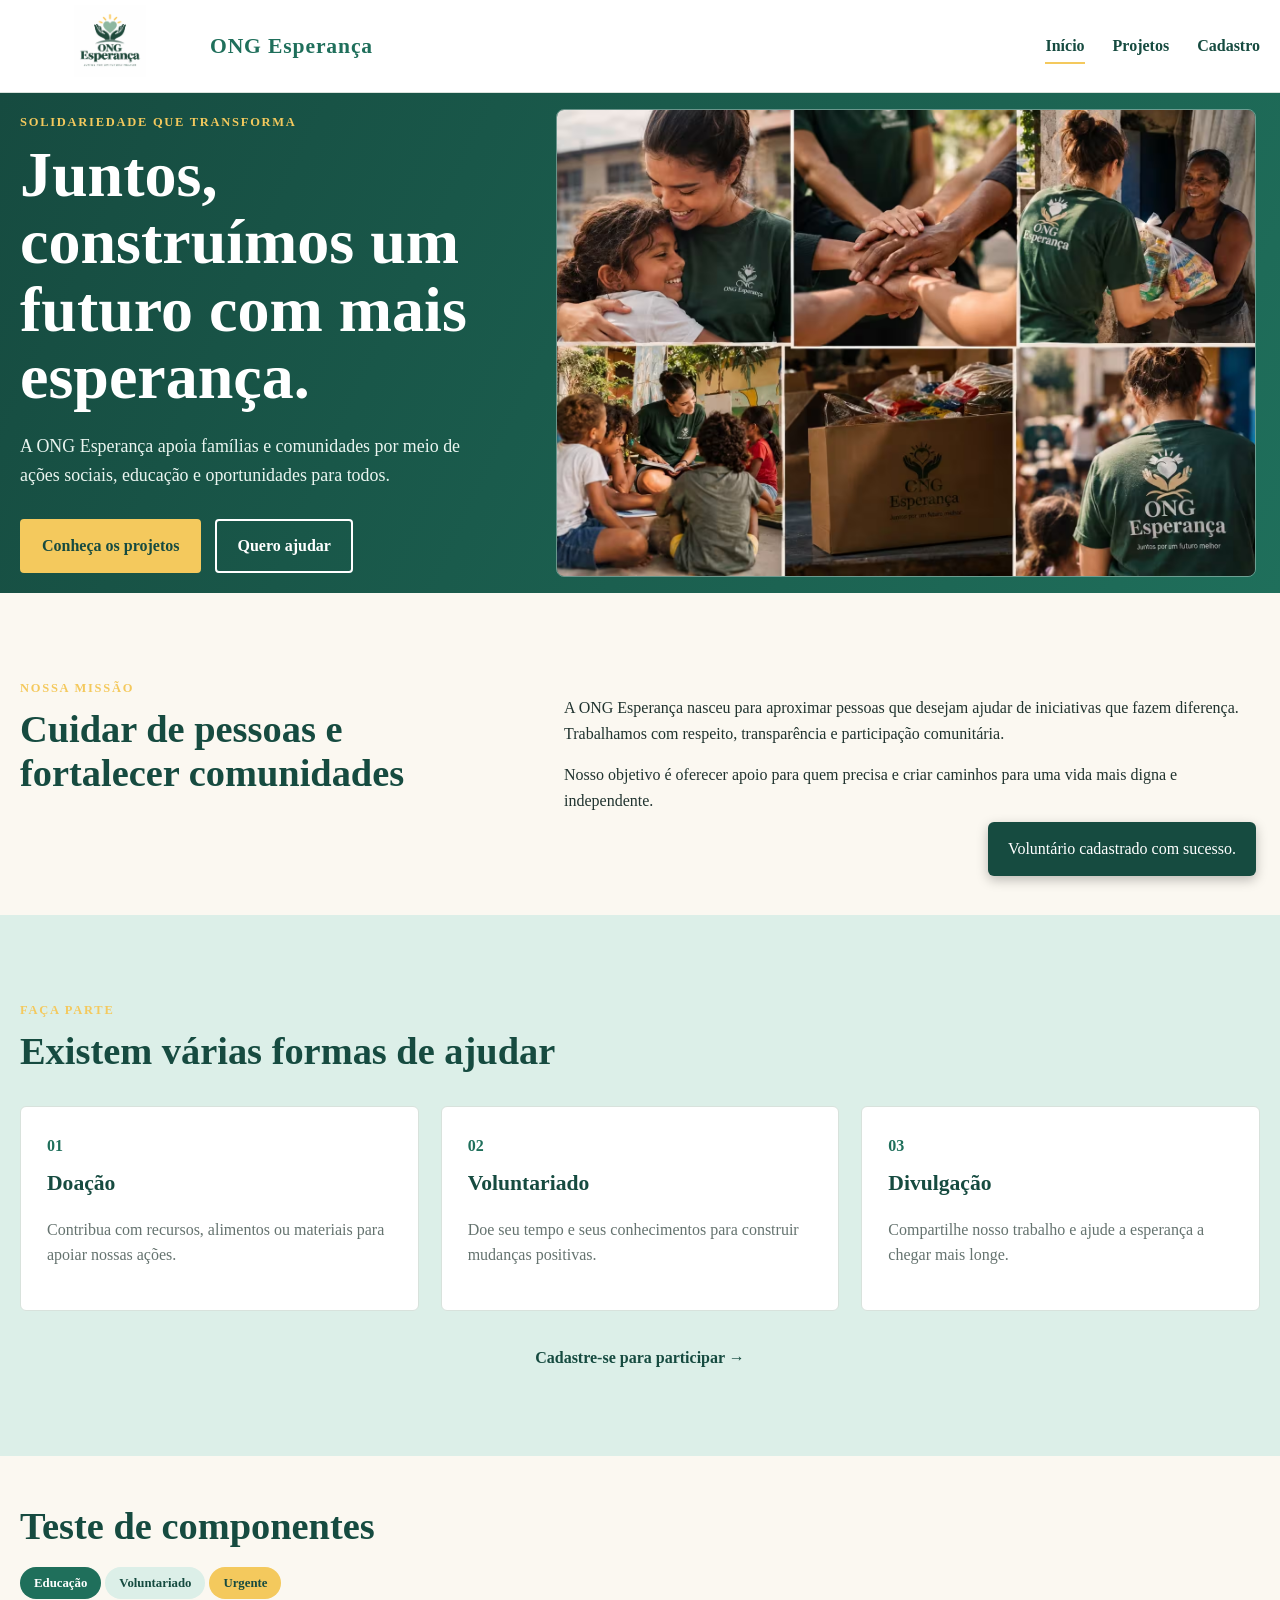
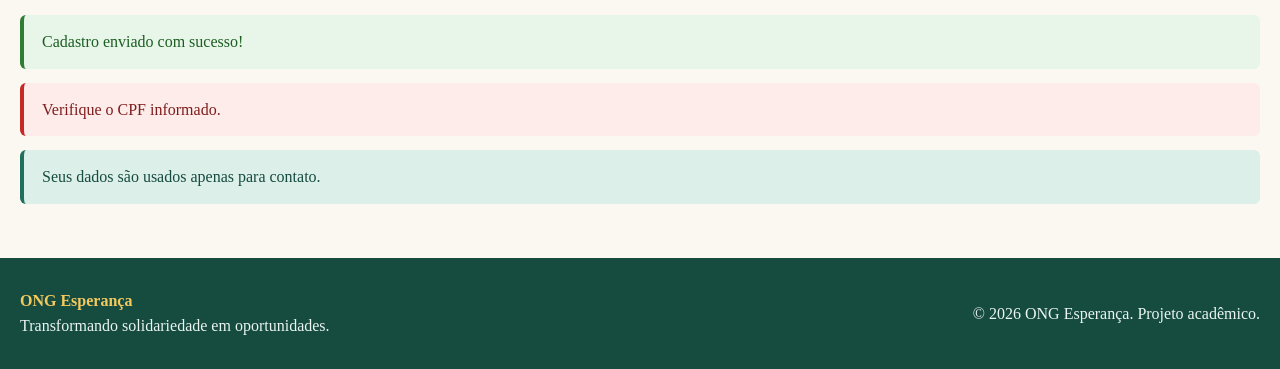
<file: index.html>
<!DOCTYPE html>
<html lang="pt-BR">
<head>
    <meta charset="UTF-8">
    <meta name="viewport" content="width=device-width, initial-scale=1.0">
    <meta name="description" content="ONG Esperança: pessoas unidas para transformar vidas.">
    <title>ONG Esperança | Início</title>
    <link rel="stylesheet" href="css/style.css">
</head>
<body>
    <header class="site-header">
        <div class="container header-content">
            <a class="logo" href="index.html">
                <picture>
                    <source srcset="imagens/logo_ong.avif" type="image/avif">
                    <source srcset="imagens/logo_ong.webp" type="image/webp">
                    <img src="imagens/logo_ong.jpeg" alt="Logo da ONG Esperança">
                </picture>
                <span>ONG Esperança</span>
            </a>
            <nav aria-label="Navegação principal">
                <ul class="menu">
                    <li><a class="active" href="index.html">Início</a></li>
                    <li><a href="projetos.html">Projetos</a></li>
                    <li><a href="cadastro.html">Cadastro</a></li>
                </ul>
            </nav>
        </div>
    </header>

    <main>
        <section class="hero">
            <div class="container hero-content">
                <div>
                    <p class="eyebrow">Solidariedade que transforma</p>
                    <h1>Juntos, construímos um futuro com mais esperança.</h1>
                    <p>A ONG Esperança apoia famílias e comunidades por meio de ações sociais, educação e oportunidades para todos.</p>
                    <div class="button-group">
                        <a class="button" href="projetos.html">Conheça os projetos</a>
                        <a class="button button-light" href="cadastro.html">Quero ajudar</a>
                    </div>
                </div>
                <div class="hero-art">
                    <picture>
                        <source srcset="imagens/imagem_ong_solidariedade.avif" type="image/avif">
                        <source srcset="imagens/imagem_ong_solidariedade.webp" type="image/webp">
                        <img src="imagens/imagem_ong_solidariedade.jpeg" alt="Pessoas unidas em uma ação de solidariedade">
                    </picture>
                </div>
            </div>
        </section>

        <section class="section" aria-labelledby="objetivo-titulo">
            <div class="container two-columns">
                <div>
                    <p class="eyebrow">Nossa missão</p>
                    <h2 id="objetivo-titulo">Cuidar de pessoas e fortalecer comunidades</h2>
                </div>
                <div>
                    <p>A ONG Esperança nasceu para aproximar pessoas que desejam ajudar de iniciativas que fazem diferença. Trabalhamos com respeito, transparência e participação comunitária.</p>
                    <p>Nosso objetivo é oferecer apoio para quem precisa e criar caminhos para uma vida mais digna e independente.</p>
                </div>
            </div>
        </section>

        <section class="section section-soft" aria-labelledby="ajudar-titulo">
            <div class="container">
                <p class="eyebrow">Faça parte</p>
                <h2 id="ajudar-titulo">Existem várias formas de ajudar</h2>
                <div class="help-grid">
                    <article class="info-card">
                        <span class="card-number">01</span>
                        <h3>Doação</h3>
                        <p>Contribua com recursos, alimentos ou materiais para apoiar nossas ações.</p>
                    </article>
                    <article class="info-card">
                        <span class="card-number">02</span>
                        <h3>Voluntariado</h3>
                        <p>Doe seu tempo e seus conhecimentos para construir mudanças positivas.</p>
                    </article>
                    <article class="info-card">
                        <span class="card-number">03</span>
                        <h3>Divulgação</h3>
                        <p>Compartilhe nosso trabalho e ajude a esperança a chegar mais longe.</p>
                    </article>
                </div>
                <div class="center-button">
                    <a class="text-link" href="cadastro.html">Cadastre-se para participar &rarr;</a>
                </div>
            </div>
        </section>

        <section class="container" style="padding: 40px 0;">
            <h2>Teste de componentes</h2>

            <p>
                <span class="badge badge-primary">Educação</span>
                <span class="badge badge-secondary">Voluntariado</span>
                <span class="badge badge-accent">Urgente</span>
            </p>

            <div class="alert alert-success">Cadastro enviado com sucesso!</div>
            <div class="alert alert-error">Verifique o CPF informado.</div>
            <div class="alert alert-info">Seus dados são usados apenas para contato.</div>

            <div class="toast">Voluntário cadastrado com sucesso.</div>
        </section>
    </main>

    <footer class="site-footer">
        <div class="container footer-content">
            <p><strong>ONG Esperança</strong><br>Transformando solidariedade em oportunidades.</p>
            <p>&copy; 2026 ONG Esperança. Projeto acadêmico.</p>
        </div>
    </footer>
    <script src="JS/modules/navigation.js"></script>
    <script src="JS/modules/storage.js"></script>
    <script src="JS/modules/validation.js"></script>
    <script src="JS/router.js"></script>
    <script src="JS/main.js"></script>
</body>
</html>
</file>
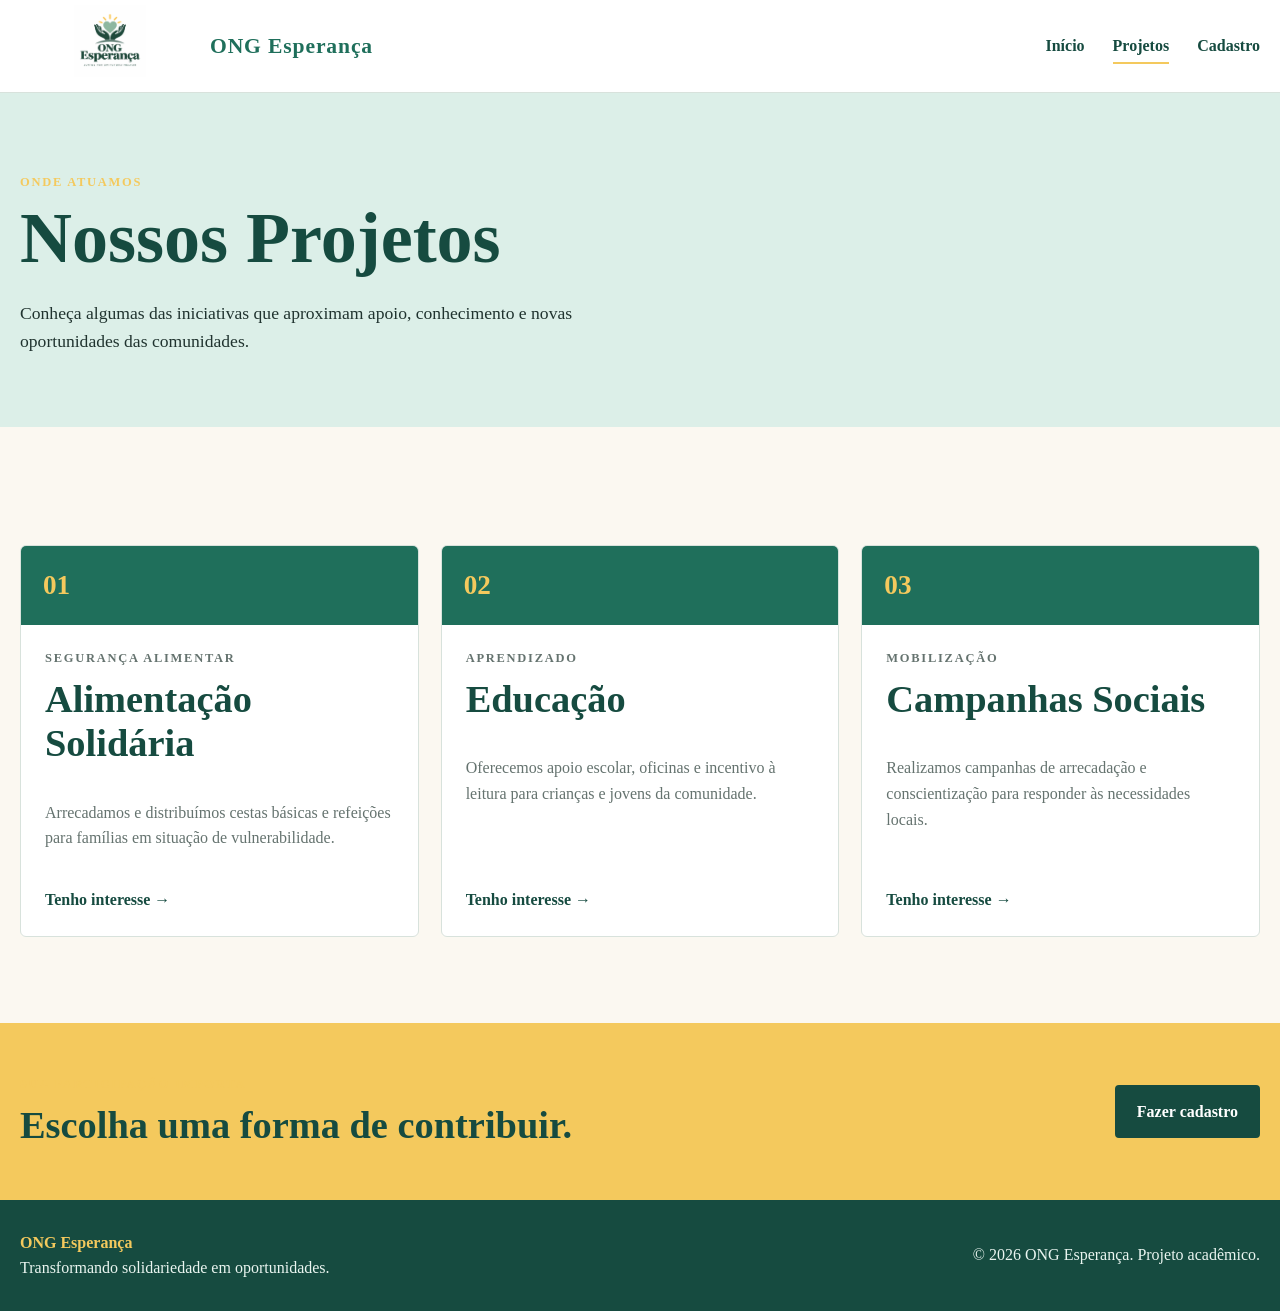
<file: projetos.html>
<!DOCTYPE html>
<html lang="pt-BR">
<head>
    <meta charset="UTF-8">
    <meta name="viewport" content="width=device-width, initial-scale=1.0">
    <meta name="description" content="Conheça os projetos da ONG Esperança.">
    <title>ONG Esperança | Projetos</title>
    <link rel="stylesheet" href="css/style.css">
</head>
<body>
    <header class="site-header">
        <div class="container header-content">
            <a class="logo" href="index.html">
                <picture>
                    <source srcset="imagens/logo_ong.avif" type="image/avif">
                    <source srcset="imagens/logo_ong.webp" type="image/webp">
                    <img src="imagens/logo_ong.jpeg" alt="Logo da ONG Esperança">
                </picture>
                <span>ONG Esperança</span>
            </a>
            <nav aria-label="Navegação principal">
                <ul class="menu">
                    <li><a href="index.html">Início</a></li>
                    <li><a class="active" href="projetos.html">Projetos</a></li>
                    <li><a href="cadastro.html">Cadastro</a></li>
                </ul>
            </nav>
        </div>
    </header>

    <main>
        <section class="page-heading">
            <div class="container">
                <p class="eyebrow">Onde atuamos</p>
                <h1>Nossos Projetos</h1>
                <p>Conheça algumas das iniciativas que aproximam apoio, conhecimento e novas oportunidades das comunidades.</p>
            </div>
        </section>

        <section class="section" aria-labelledby="lista-projetos">
            <div class="container">
                <h2 id="lista-projetos" class="visually-hidden">Projetos da ONG Esperança</h2>
                <div class="project-grid">
                    <article class="project-card">
                        <div class="project-icon" aria-hidden="true">01</div>
                        <div class="project-content">
                            <p class="project-tag">Segurança alimentar</p>
                            <h2>Alimentação Solidária</h2>
                            <p>Arrecadamos e distribuímos cestas básicas e refeições para famílias em situação de vulnerabilidade.</p>
                            <a class="text-link" href="cadastro.html">Tenho interesse &rarr;</a>
                        </div>
                    </article>
                    <article class="project-card">
                        <div class="project-icon" aria-hidden="true">02</div>
                        <div class="project-content">
                            <p class="project-tag">Aprendizado</p>
                            <h2>Educação</h2>
                            <p>Oferecemos apoio escolar, oficinas e incentivo à leitura para crianças e jovens da comunidade.</p>
                            <a class="text-link" href="cadastro.html">Tenho interesse &rarr;</a>
                        </div>
                    </article>
                    <article class="project-card">
                        <div class="project-icon" aria-hidden="true">03</div>
                        <div class="project-content">
                            <p class="project-tag">Mobilização</p>
                            <h2>Campanhas Sociais</h2>
                            <p>Realizamos campanhas de arrecadação e conscientização para responder às necessidades locais.</p>
                            <a class="text-link" href="cadastro.html">Tenho interesse &rarr;</a>
                        </div>
                    </article>
                </div>
            </div>
        </section>

        <section class="callout">
            <div class="container callout-content">
                <div>
                    <p class="eyebrow">Sua participação importa</p>
                    <h2>Escolha uma forma de contribuir.</h2>
                </div>
                <a class="button" href="cadastro.html">Fazer cadastro</a>
            </div>
        </section>
    </main>

    <footer class="site-footer">
        <div class="container footer-content">
            <p><strong>ONG Esperança</strong><br>Transformando solidariedade em oportunidades.</p>
            <p>&copy; 2026 ONG Esperança. Projeto acadêmico.</p>
        </div>
    </footer>
    <script src="JS/modules/navigation.js"></script>
    <script src="JS/modules/storage.js"></script>
    <script src="JS/modules/validation.js"></script>
    <script src="JS/router.js"></script>
    <script src="JS/main.js"></script>
</body>
</html>
</file>
<file: css/style.css>
:root {
    --verde: #1f6f5b;
    --verde-escuro: #164b40;
    --verde-claro: #dcefe8;
    --amarelo: #f4c95d;
    --creme: #fbf8f1;
    --branco: #ffffff;
    --texto: #20332f;
    --cinza: #65736f;
    --borda: #d8e2dc;
}

* {
    box-sizing: border-box;
}

html {
    scroll-behavior: smooth;
}

body {
    margin: 0;
    color: var(--texto);
    background: var(--creme);
    font-family: Georgia, 'Times New Roman', serif;
    line-height: 1.6;
}

.container {
    width: min(1300px, calc(100% - 40px));
    margin: 0 auto;
}

.site-header {
    background: var(--branco);
    border-bottom: 1px solid var(--borda);
}

.header-content,
.footer-content,
.callout-content {
    display: flex;
    align-items: center;
    justify-content: space-between;
    gap: 24px;
}

.header-content {
    min-height: 92px;
}

.logo {
    display: flex;
    align-items: center;
    gap: 10px;
    color: var(--verde-escuro);
    font-size: 1.35rem;
    font-weight: bold;
    letter-spacing: 0.04em;
    text-decoration: none;
}

.logo img {
    width: 180px;
    height: auto;
    max-height: 72px;
    max-width: 100%;
    object-fit: contain;
    border-radius: 0;
}

.logo span {
    color: var(--verde);
}

.menu {
    display: flex;
    gap: 28px;
    padding: 0;
    margin: 0;
    list-style: none;
}

.menu a,
.text-link {
    color: var(--verde-escuro);
    font-weight: bold;
    text-decoration: none;
}

.menu a {
    padding: 8px 0;
    border-bottom: 2px solid transparent;
}

.menu a:hover,
.menu a.active {
    border-color: var(--amarelo);
}

.hero {
    background: linear-gradient(115deg, var(--verde-escuro), var(--verde));
    color: var(--branco);
    overflow: hidden;
}

.hero-content {
    display: grid;
    grid-template-columns: 0.8fr 1.2fr;
    align-items: center;
    min-height: 500px;
    gap: 60px;
}

.hero h1,
.page-heading h1 {
    max-width: 680px;
    margin: 8px 0 22px;
    font-size: clamp(2.3rem, 5vw, 4.5rem);
    line-height: 1.05;
}

.hero p:not(.eyebrow) {
    max-width: 560px;
    color: #eaf5f0;
    font-size: 1.12rem;
}

.eyebrow,
.project-tag {
    margin: 0;
    color: var(--amarelo);
    font-size: 0.78rem;
    font-weight: bold;
    letter-spacing: 0.14em;
    text-transform: uppercase;
}

.button-group {
    display: flex;
    flex-wrap: wrap;
    gap: 14px;
    margin-top: 30px;
}

.button {
    display: inline-block;
    padding: 12px 20px;
    border: 2px solid var(--verde);
    border-radius: 4px;
    background: var(--verde);
    color: var(--branco);
    font: inherit;
    font-weight: bold;
    text-decoration: none;
    cursor: pointer;
    transition: background-color 0.2s ease, box-shadow 0.2s ease, transform 0.1s ease;
}

.button:hover {
    background: var(--verde-escuro);
    border-color: var(--verde-escuro);
    box-shadow: 0 4px 10px rgba(0, 0, 0, 0.15);
}

.button:focus-visible {
    outline: none;
    box-shadow: 0 0 0 3px rgba(244, 201, 93, 0.6);
}

.button:active {
    transform: scale(0.97);
}

.button:disabled {
    background: var(--borda);
    border-color: var(--borda);
    color: var(--cinza);
    cursor: not-allowed;
    box-shadow: none;
}

.button-light {
    border-color: var(--branco);
    background: transparent;
}

.hero .button {
    border-color: var(--amarelo);
    background: var(--amarelo);
    color: var(--verde-escuro);
}

.hero .button-light {
    border-color: var(--branco);
    background: transparent;
    color: var(--branco);
}

.hero-art {
    position: relative;
    width: min(100%, 700px);
    margin: 0 auto;
    border: 1px solid rgba(255, 255, 255, 0.35);
    border-radius: 8px;
    overflow: hidden;
}

.hero-art img {
    display: block;
    width: 100%;
    height: auto;
}

.section {
    padding: 86px 0;
}

.section-soft {
    background: var(--verde-claro);
}

.two-columns {
    display: grid;
    grid-template-columns: 0.8fr 1.2fr;
    gap: 80px;
}

h2 {
    margin: 8px 0 18px;
    color: var(--verde-escuro);
    font-size: clamp(1.8rem, 3vw, 2.7rem);
    line-height: 1.15;
}

h3 {
    margin: 8px 0;
    color: var(--verde-escuro);
    font-size: 1.35rem;
}

.help-grid,
.project-grid {
    display: grid;
    grid-template-columns: repeat(3, 1fr);
    gap: 22px;
    margin-top: 32px;
}

.info-card,
.project-card {
    background: var(--branco);
    border: 1px solid var(--borda);
    border-radius: 6px;
}

.info-card {
    padding: 26px;
}

.info-card p,
.project-card p {
    color: var(--cinza);
}

.card-number {
    color: var(--verde);
    font-weight: bold;
}

.center-button {
    margin-top: 34px;
    text-align: center;
}

.page-heading {
    padding: 80px 0 72px;
    background: var(--verde-claro);
}

.page-heading h1 {
    color: var(--verde-escuro);
    font-size: clamp(2.5rem, 6vw, 4.5rem);
}

.page-heading p:not(.eyebrow) {
    max-width: 620px;
    margin: 0;
    font-size: 1.1rem;
}

.project-card {
    display: flex;
    flex-direction: column;
    overflow: hidden;
}

.project-icon {
    padding: 18px 22px;
    background: var(--verde);
    color: var(--amarelo);
    font-size: 1.7rem;
    font-weight: bold;
}

.project-content {
    display: flex;
    flex: 1;
    flex-direction: column;
    align-items: flex-start;
    padding: 24px;
}

.project-content .text-link {
    margin-top: auto;
    padding-top: 20px;
}

.callout {
    padding: 52px 0;
    background: var(--amarelo);
}

.callout h2 {
    margin-bottom: 0;
}

.callout .button {
    border-color: var(--verde-escuro);
    background: var(--verde-escuro);
}

.form-section {
    padding-top: 60px;
}

.form-container {
    max-width: 800px;
}

fieldset {
    margin: 0 0 28px;
    padding: 24px;
    border: 1px solid var(--borda);
    border-radius: 6px;
    background: var(--branco);
}

legend {
    padding: 0 10px;
    color: var(--verde-escuro);
    font-size: 1.35rem;
    font-weight: bold;
}

.form-grid {
    display: grid;
    grid-template-columns: repeat(2, 1fr);
    gap: 18px;
}

.form-field {
    display: flex;
    flex-direction: column;
    gap: 6px;
    margin-bottom: 18px;
}

.form-field:last-child {
    margin-bottom: 0;
}

.field-wide {
    grid-column: 1 / -1;
}

label {
    font-weight: bold;
}

input,
select,
textarea {
    width: 100%;
    padding: 11px 12px;
    border: 1px solid #b9cbc3;
    border-radius: 4px;
    color: var(--texto);
    background: var(--creme);
    font: inherit;
    transition: border-color 0.2s ease, box-shadow 0.2s ease;
}

textarea {
    resize: vertical;
}

input:focus,
select:focus,
textarea:focus {
    outline: 3px solid rgba(244, 201, 93, 0.55);
    border-color: var(--verde);
}

input:not(:placeholder-shown):valid,
textarea:not(:placeholder-shown):valid {
    border-color: #2e7d32;
}

input:not(:placeholder-shown):invalid,
textarea:not(:placeholder-shown):invalid {
    border-color: #c62828;
}

.site-footer {
    padding: 30px 0;
    background: var(--verde-escuro);
    color: #eaf5f0;
}

.site-footer p {
    margin: 0;
}

.site-footer strong {
    color: var(--amarelo);
}

.visually-hidden {
    position: absolute;
    width: 1px;
    height: 1px;
    padding: 0;
    margin: -1px;
    overflow: hidden;
    clip: rect(0, 0, 0, 0);
    white-space: nowrap;
    border: 0;
}

/* ===== BADGES ===== */
.badge {
    display: inline-flex;
    align-items: center;
    gap: 4px;
    padding: 6px 14px;
    border-radius: 999px;
    font-size: 0.8rem;
    font-weight: bold;
}

.badge-primary {
    background: var(--verde);
    color: var(--branco);
}

.badge-secondary {
    background: var(--verde-claro);
    color: var(--verde-escuro);
}

.badge-accent {
    background: var(--amarelo);
    color: var(--verde-escuro);
}

/* ===== ALERTAS ===== */
.alert {
    display: flex;
    align-items: center;
    gap: 10px;
    padding: 14px 18px;
    margin-bottom: 14px;
    border-radius: 6px;
    border-left: 4px solid;
    font-size: 1rem;
}

.alert-success {
    background: #e8f5e9;
    border-color: #2e7d32;
    color: #1b5e20;
}

.alert-error {
    background: #fdecea;
    border-color: #c62828;
    color: #7f1d1d;
}

.alert-info {
    background: var(--verde-claro);
    border-color: var(--verde);
    color: var(--verde-escuro);
}

/* ===== TOAST ===== */
.toast {
    position: fixed;
    bottom: 24px;
    right: 24px;
    padding: 14px 20px;
    border-radius: 6px;
    background: var(--verde-escuro);
    color: var(--branco);
    box-shadow: 0 4px 12px rgba(0, 0, 0, 0.25);
    z-index: 10;
}

/* ===== MODAL ===== */
.modal-overlay {
    position: fixed;
    inset: 0;
    display: flex;
    align-items: center;
    justify-content: center;
    background: rgba(0, 0, 0, 0.5);
    z-index: 20;
}

.modal {
    max-width: 400px;
    padding: 28px;
    border-radius: 8px;
    background: var(--branco);
    box-shadow: 0 10px 30px rgba(0, 0, 0, 0.2);
}

.modal h2 {
    margin-top: 0;
    font-size: 1.35rem;
}

@media (max-width: 700px) {
    .container {
        width: min(100% - 28px, 560px);
    }

    .header-content,
    .footer-content,
    .callout-content {
        align-items: flex-start;
        flex-direction: column;
    }

    .header-content {
        padding: 18px 0;
    }

    .menu {
        flex-wrap: wrap;
        gap: 14px 22px;
    }

    .hero-content,
    .two-columns {
        grid-template-columns: 1fr;
        gap: 40px;
    }

    .hero-content {
        padding: 64px 0;
    }

    .hero-art {
        width: min(92vw, 420px);
    }

    .section {
        padding: 58px 0;
    }

    .help-grid,
    .project-grid,
    .form-grid {
        grid-template-columns: 1fr;
    }

    .field-wide {
        grid-column: auto;
    }

    .page-heading {
        padding: 58px 0;
    }

    fieldset {
        padding: 18px;
    }
    .campo-invalido {
  border-color: #c62828 !important;
  box-shadow: 0 0 0 3px rgba(198, 40, 40, 0.15);
}

.campo-erro-msg {
  display: block;
  margin-top: 4px;
  color: #c62828;
  font-size: 0.85rem;
}
}
</file>
